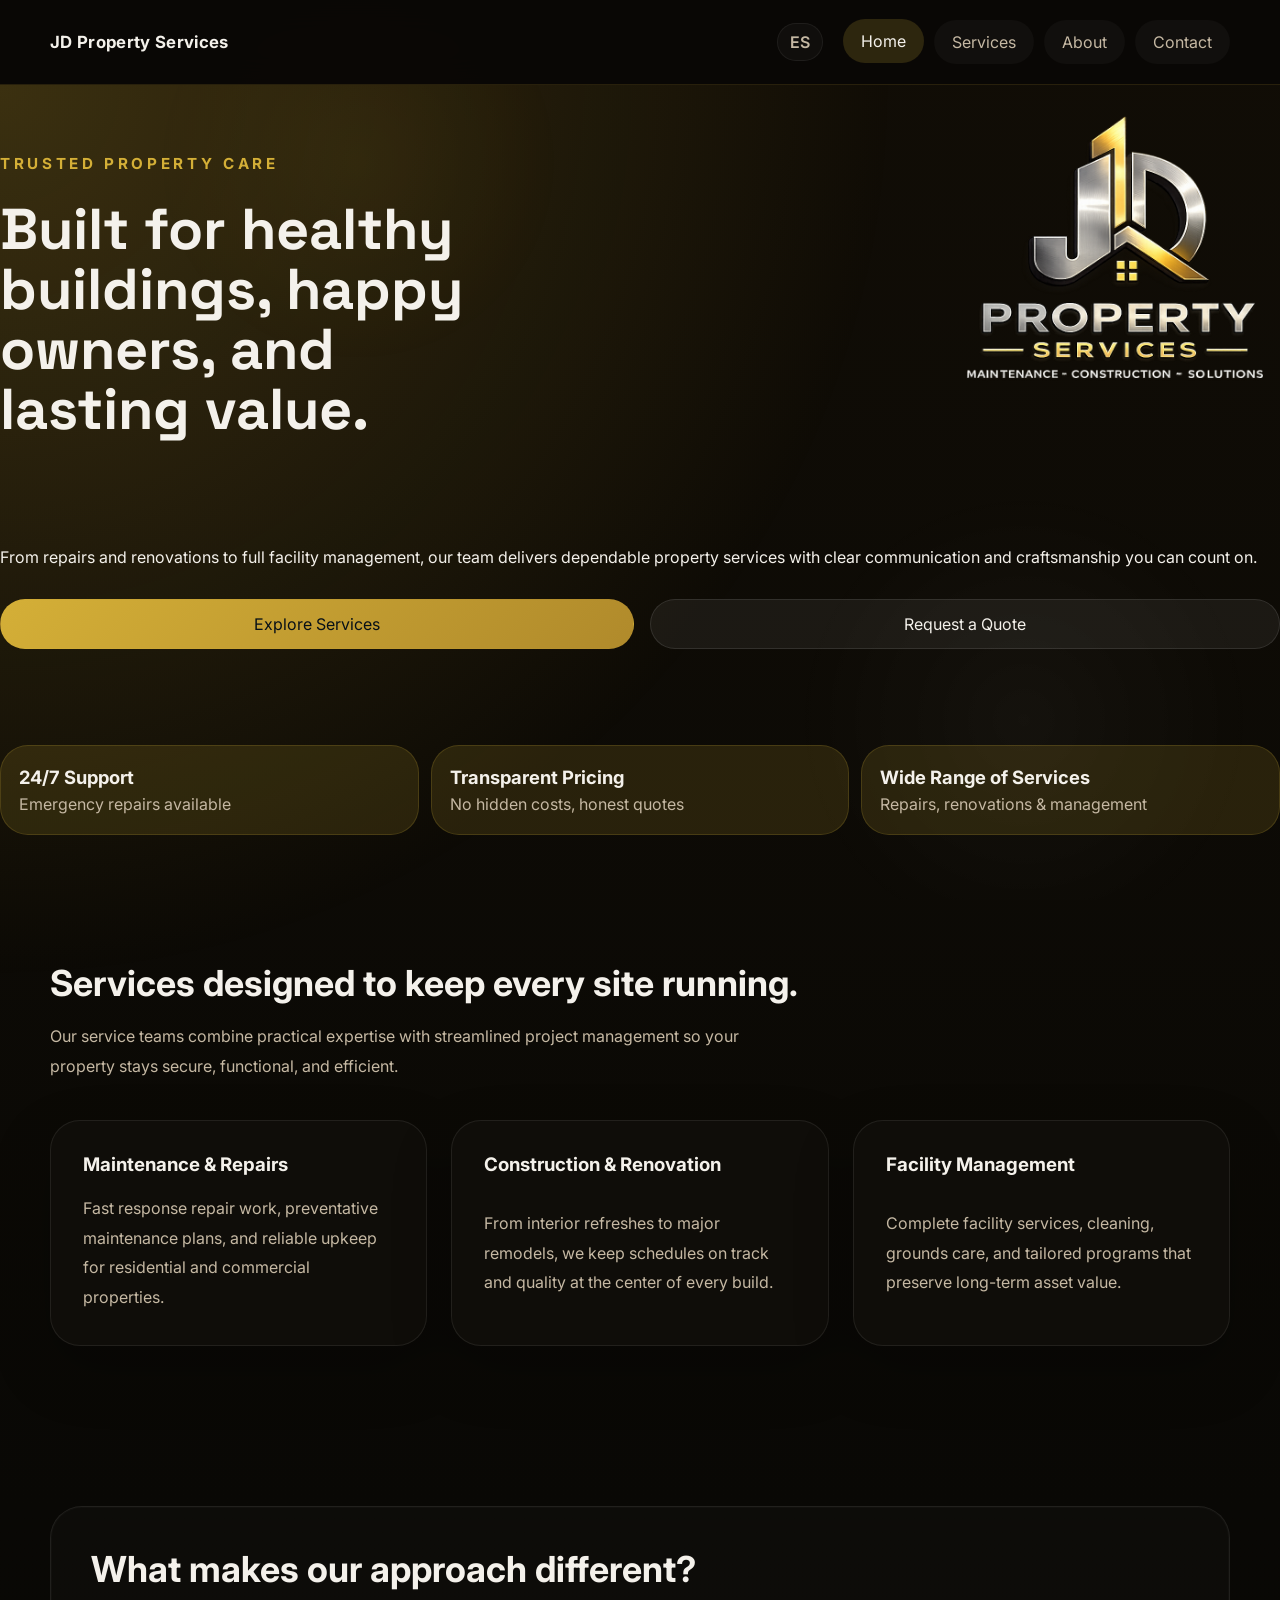
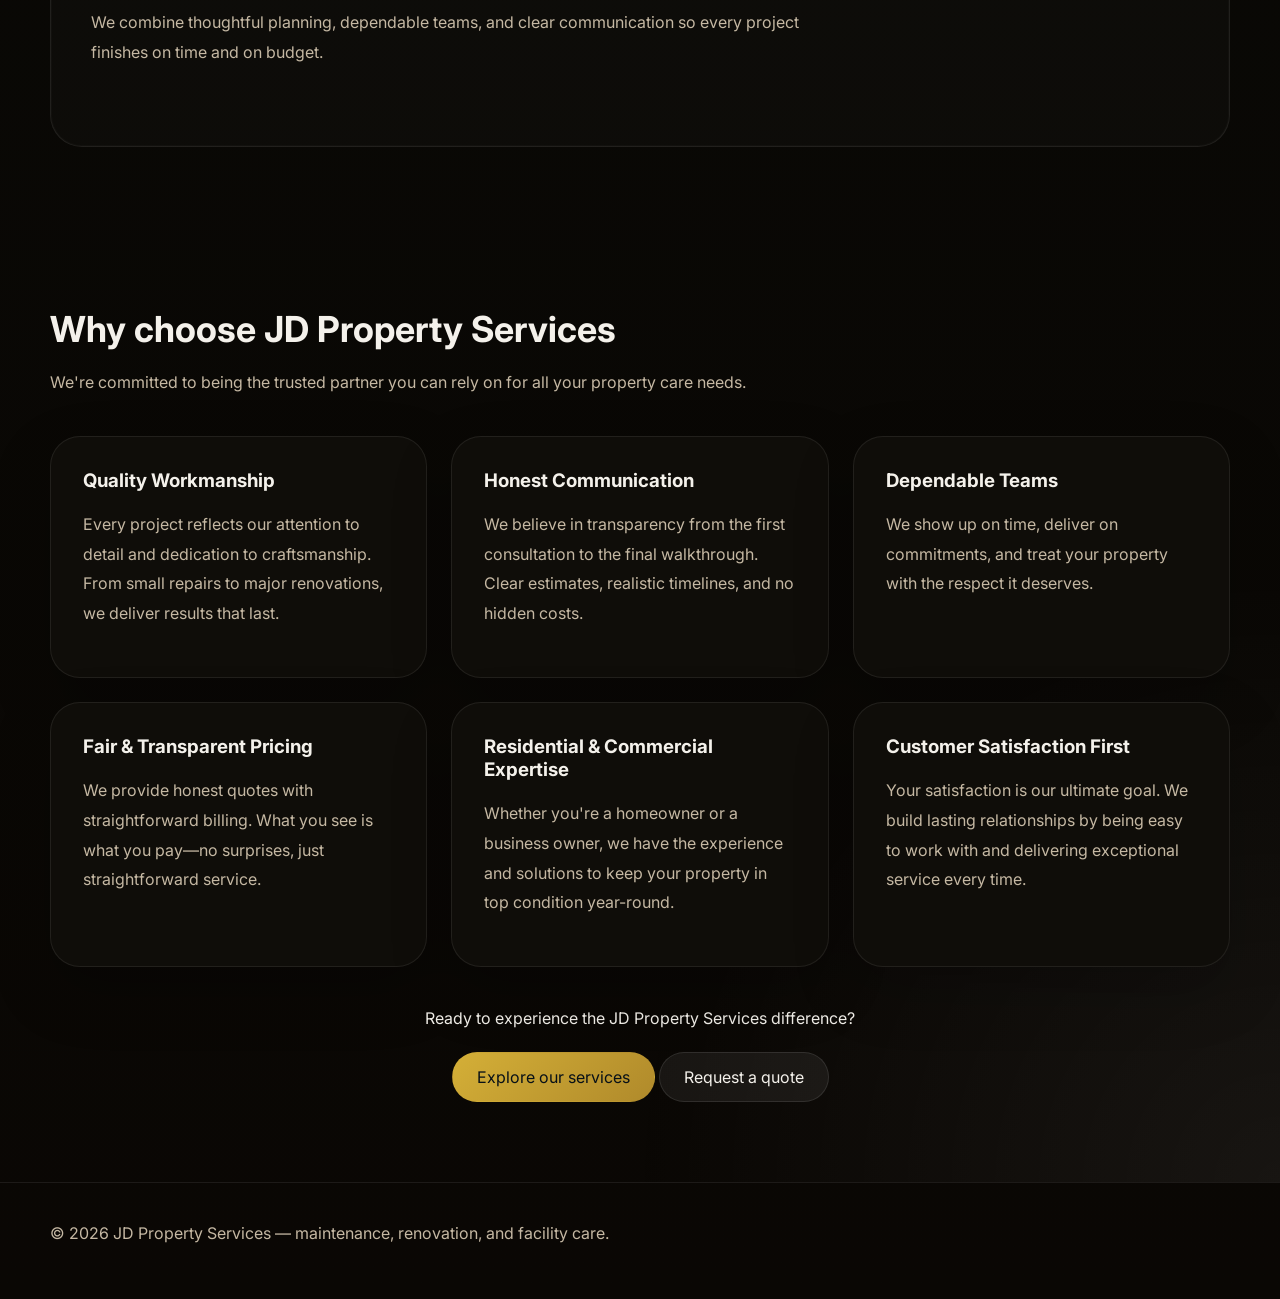
<file: index.html>
<!doctype html>
<html lang="en">
  <head>
    <meta charset="utf-8" />
    <meta name="viewport" content="width=device-width,initial-scale=1" />
    <meta name="theme-color" content="#090805" />
    <title>JD Property Services</title>
    <meta name="description" content="Professional property maintenance, construction, and facility management." />
    <link rel="stylesheet" href="css/styles.css">
  </head>
  <body>
    <header class="site-header">
      <div class="container header-inner">
        <a class="brand" href="index.html">JD Property Services</a>
        <button id="langToggle" class="lang-toggle" aria-label="Toggle language">ES</button>
        <button id="navToggle" class="nav-toggle" aria-label="Toggle navigation" aria-expanded="false">☰</button>
        <nav class="site-nav" id="siteNav" aria-label="Primary navigation">
          <ul>
            <li><a href="index.html" class="nav-link">Home</a></li>
            <li><a href="services.html" class="nav-link">Services</a></li>
            <li><a href="about.html" class="nav-link">About</a></li>
            <li><a href="contact.html" class="nav-link">Contact</a></li>
          </ul>
        </nav>
      </div>
    </header>

    <main>
      <section class="hero">
        <div class="container hero-inner">
          <div class="hero-copy">
            <div class="hero-headline">
              <p class="eyebrow">Trusted property care</p>
              <h1>Built for healthy buildings, happy owners, and lasting value.</h1>
            </div>
          </div>

          <div class="hero-visual">
            <img src="Images/Logo.png" alt="JD Property Services" class="hero-logo" />
          </div>

          <div class="hero-body">
            <p class="lead">From repairs and renovations to full facility management, our team delivers dependable property services with clear communication and craftsmanship you can count on.</p>
            <div class="hero-actions">
              <a class="btn primary" href="services.html">Explore Services</a>
              <a class="btn secondary" href="contact.html">Request a Quote</a>
            </div>
          </div>

          <div class="hero-badges">
            <div class="hero-badge">
              <strong>24/7 Support</strong>
              <span>Emergency repairs available</span>
            </div>
            <div class="hero-badge">
              <strong>Transparent Pricing</strong>
              <span>No hidden costs, honest quotes</span>
            </div>
            <div class="hero-badge">
              <strong>Wide Range of Services</strong>
              <span>Repairs, renovations & management</span>
            </div>
          </div>
        </div>
      </section>

      <section class="section" id="services">
        <div class="container">
          <div class="section-intro">
            <h2>Services designed to keep every site running.</h2>
            <p>Our service teams combine practical expertise with streamlined project management so your property stays secure, functional, and efficient.</p>
          </div>

          <div class="grid services-grid">
            <article class="card service-card">
              <h3>Maintenance & Repairs</h3>
              <p>Fast response repair work, preventative maintenance plans, and reliable upkeep for residential and commercial properties.</p>
            </article>
            <article class="card service-card">
              <h3>Construction & Renovation</h3>
              <p>From interior refreshes to major remodels, we keep schedules on track and quality at the center of every build.</p>
            </article>
            <article class="card service-card">
              <h3>Facility Management</h3>
              <p>Complete facility services, cleaning, grounds care, and tailored programs that preserve long-term asset value.</p>
            </article>
          </div>
        </div>
      </section>

      <section class="section">
        <div class="container section-panel">
          <div class="section-intro">
            <h2>What makes our approach different?</h2>
            <p>We combine thoughtful planning, dependable teams, and clear communication so every project finishes on time and on budget.</p>
          </div>
        </div>
      </section>

      <section class="section">
        <div class="container">
          <div class="section-intro">
            <h2>Why choose JD Property Services</h2>
            <p>We're committed to being the trusted partner you can rely on for all your property care needs.</p>
          </div>

          <div class="grid grid-3">
            <article class="card">
              <h3>Quality Workmanship</h3>
              <p>Every project reflects our attention to detail and dedication to craftsmanship. From small repairs to major renovations, we deliver results that last.</p>
            </article>
            <article class="card">
              <h3>Honest Communication</h3>
              <p>We believe in transparency from the first consultation to the final walkthrough. Clear estimates, realistic timelines, and no hidden costs.</p>
            </article>
            <article class="card">
              <h3>Dependable Teams</h3>
              <p>We show up on time, deliver on commitments, and treat your property with the respect it deserves.</p>
            </article>
            <article class="card">
              <h3>Fair & Transparent Pricing</h3>
              <p>We provide honest quotes with straightforward billing. What you see is what you pay—no surprises, just straightforward service.</p>
            </article>
            <article class="card">
              <h3>Residential & Commercial Expertise</h3>
              <p>Whether you're a homeowner or a business owner, we have the experience and solutions to keep your property in top condition year-round.</p>
            </article>
            <article class="card">
              <h3>Customer Satisfaction First</h3>
              <p>Your satisfaction is our ultimate goal. We build lasting relationships by being easy to work with and delivering exceptional service every time.</p>
            </article>
          </div>

          <div style="text-align: center; margin-top: 2.6rem;">
            <p style="margin-bottom: 1.5rem;">Ready to experience the JD Property Services difference?</p>
            <a class="btn primary" href="services.html">Explore our services</a>
            <a class="btn secondary" href="contact.html">Request a quote</a>
          </div>
        </div>
      </section>
    </main>

    <footer class="site-footer">
      <div class="container">
        <p>&copy; <span id="year"></span> JD Property Services — maintenance, renovation, and facility care.</p>
      </div>
    </footer>

    <script src="js/main.js" defer></script>
  </body>
</html>
</file>
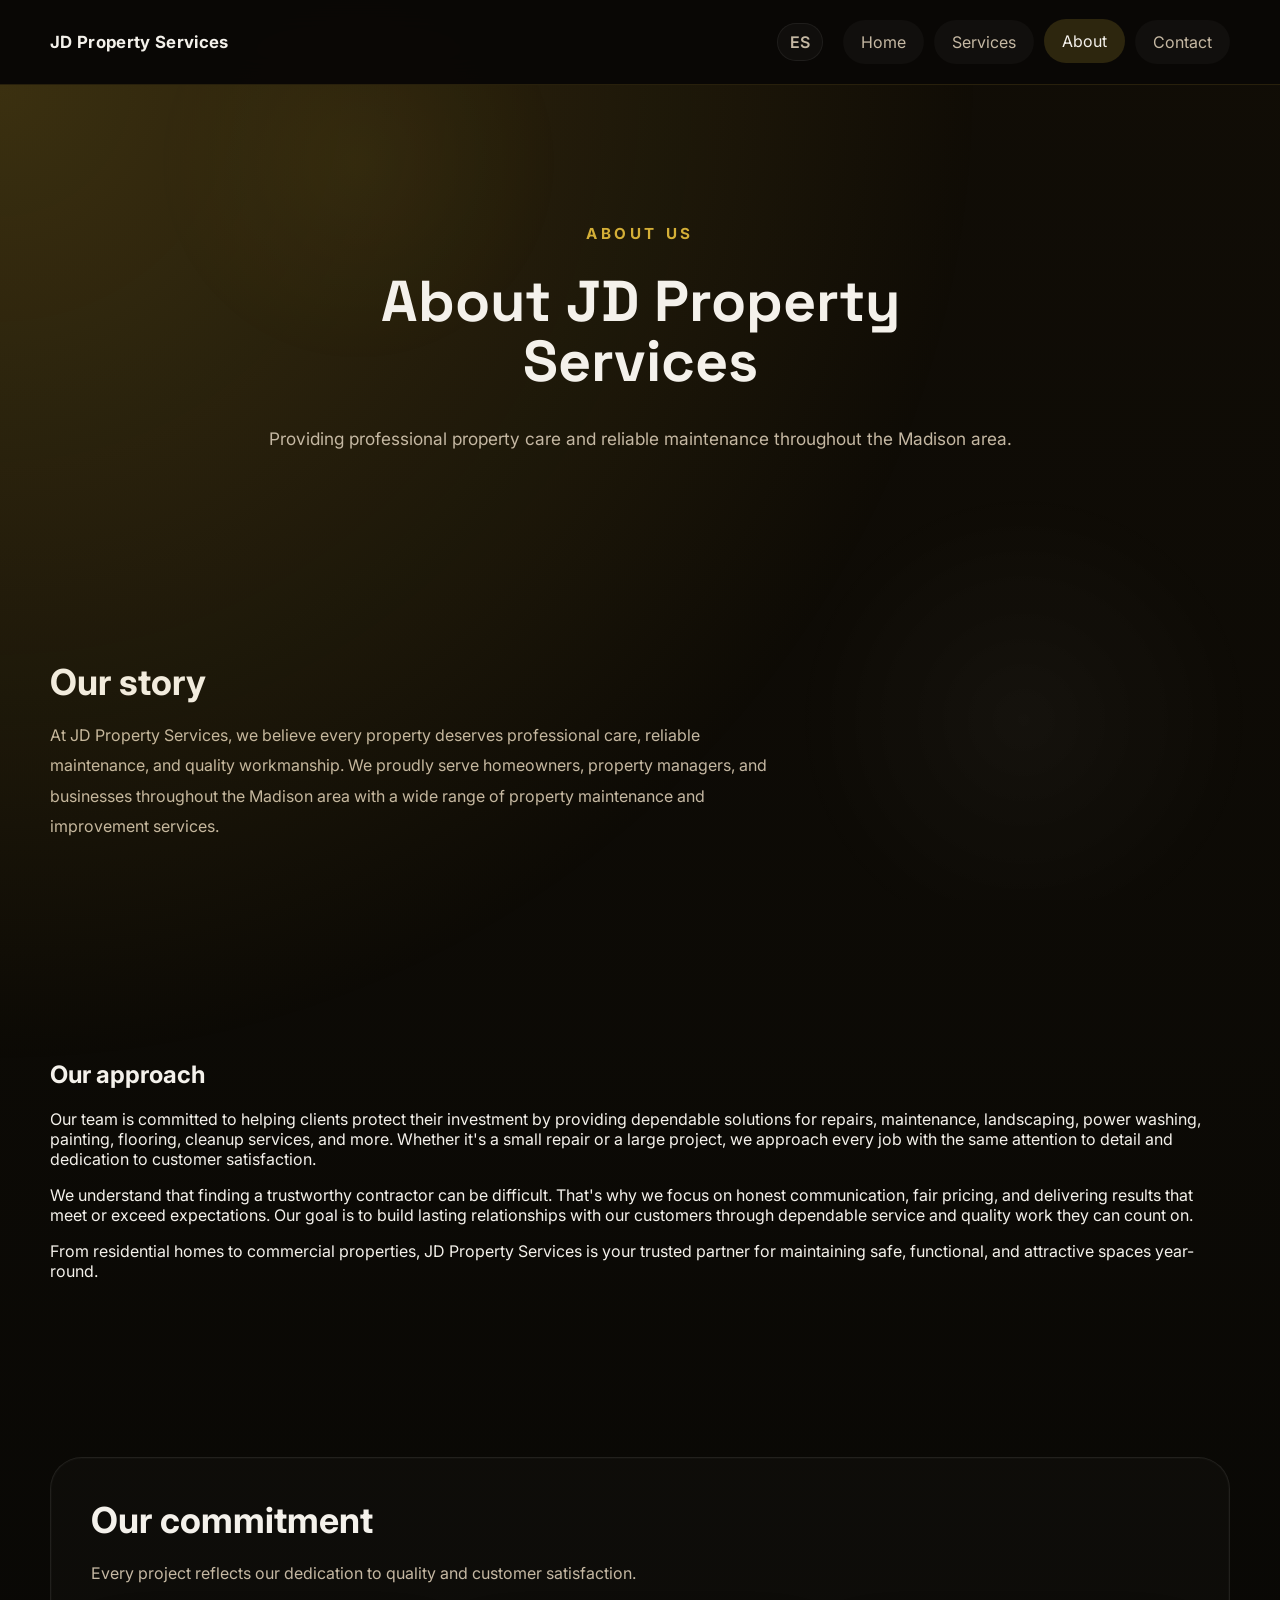
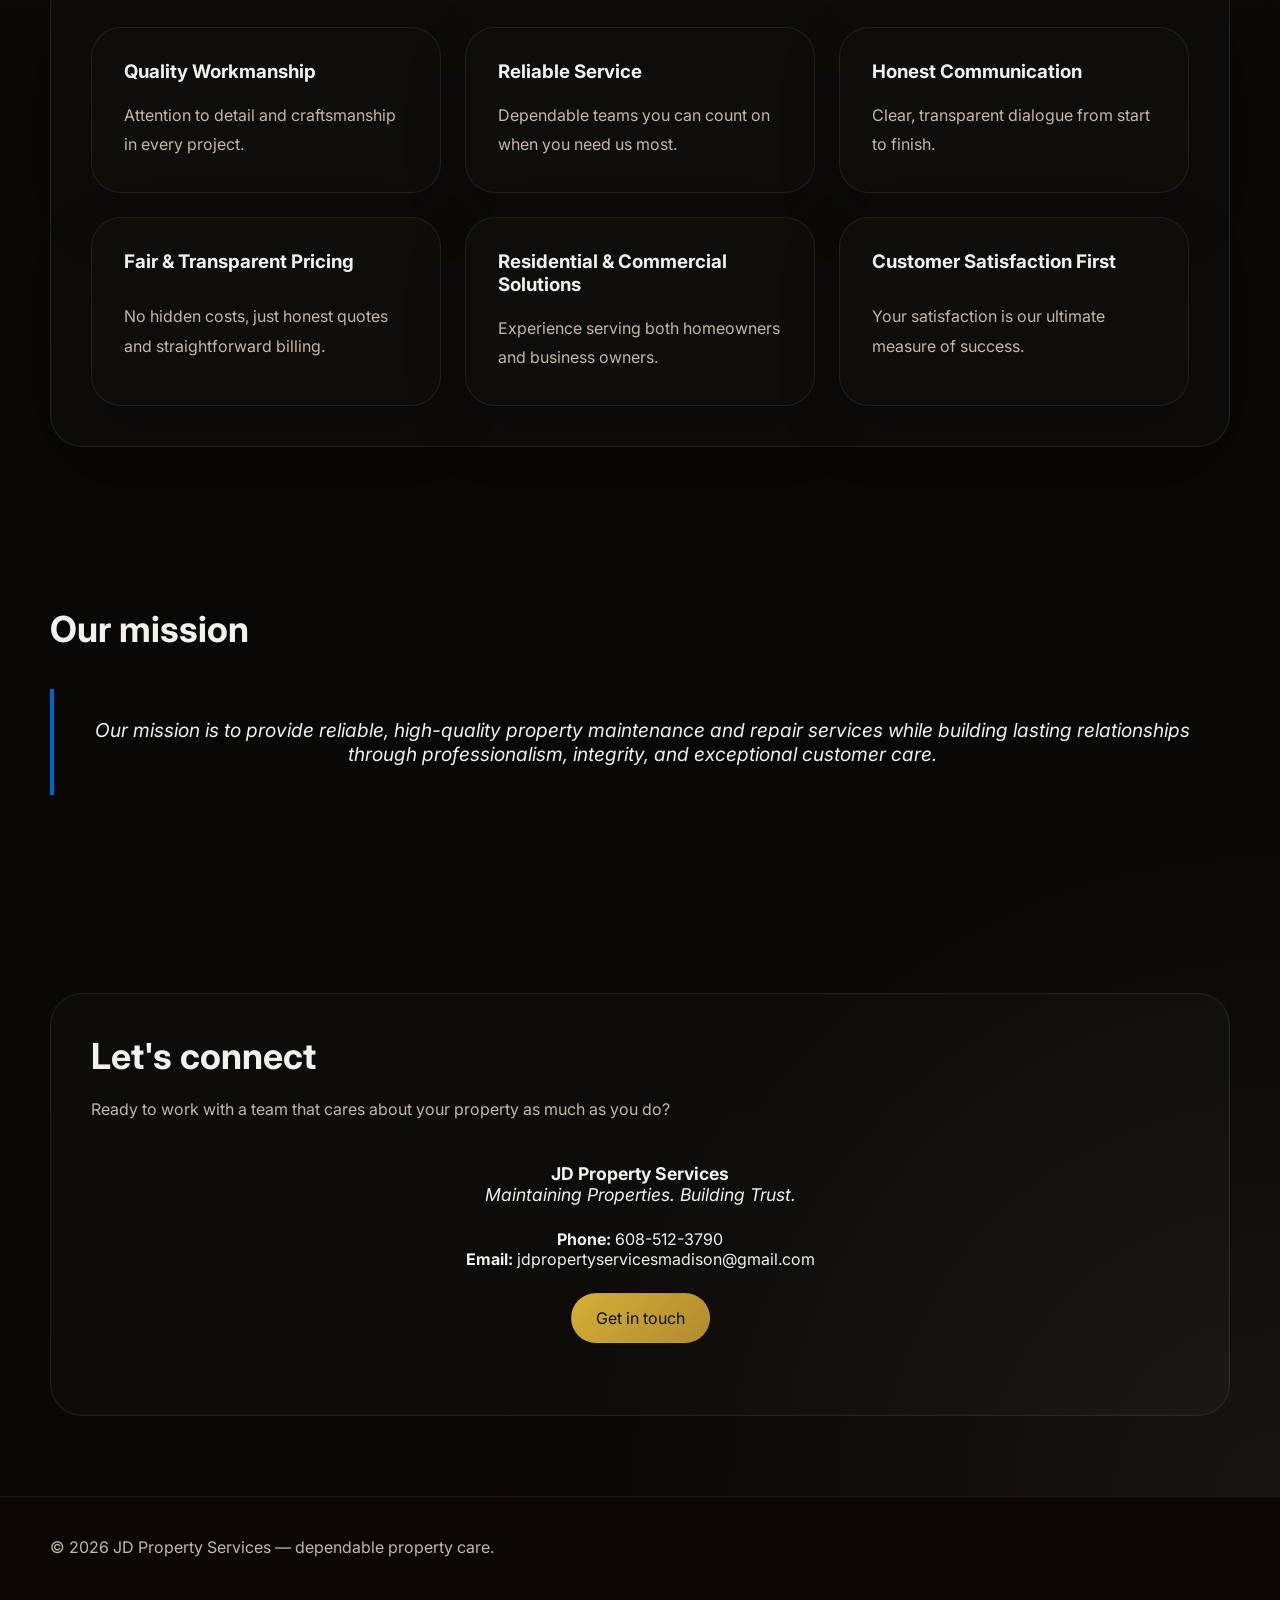
<file: about.html>
<!doctype html>
<html lang="en">
  <head>
    <meta charset="utf-8" />
    <meta name="viewport" content="width=device-width,initial-scale=1" />
    <meta name="theme-color" content="#090805" />
    <title>About Us - JD Property Services</title>
    <meta name="description" content="Learn about JD Property Services and our commitment to quality property care." />
    <link rel="stylesheet" href="css/styles.css">
  </head>
  <body>
    <header class="site-header">
      <div class="container header-inner">
        <a class="brand" href="index.html">JD Property Services</a>
        <button id="langToggle" class="lang-toggle" aria-label="Toggle language">ES</button>
        <button id="navToggle" class="nav-toggle" aria-label="Toggle navigation" aria-expanded="false">☰</button>
        <nav class="site-nav" id="siteNav" aria-label="Primary navigation">
          <ul>
            <li><a href="index.html" class="nav-link">Home</a></li>
            <li><a href="services.html" class="nav-link">Services</a></li>
            <li><a href="about.html" class="nav-link">About</a></li>
            <li><a href="contact.html" class="nav-link">Contact</a></li>
          </ul>
        </nav>
      </div>
    </header>

    <main>
      <section class="hero hero-simple">
        <div class="container hero-inner">
          <div class="hero-copy">
            <p class="eyebrow">About us</p>
            <h1>About JD Property Services</h1>
            <p class="lead">Providing professional property care and reliable maintenance throughout the Madison area.</p>
          </div>
        </div>
      </section>

      <section class="section">
        <div class="container">
          <div class="section-intro">
            <h2>Our story</h2>
            <p>At JD Property Services, we believe every property deserves professional care, reliable maintenance, and quality workmanship. We proudly serve homeowners, property managers, and businesses throughout the Madison area with a wide range of property maintenance and improvement services.</p>
          </div>
        </div>
      </section>

      <section class="section">
        <div class="container">
          <h2>Our approach</h2>
          <p>Our team is committed to helping clients protect their investment by providing dependable solutions for repairs, maintenance, landscaping, power washing, painting, flooring, cleanup services, and more. Whether it's a small repair or a large project, we approach every job with the same attention to detail and dedication to customer satisfaction.</p>
          <p>We understand that finding a trustworthy contractor can be difficult. That's why we focus on honest communication, fair pricing, and delivering results that meet or exceed expectations. Our goal is to build lasting relationships with our customers through dependable service and quality work they can count on.</p>
          <p>From residential homes to commercial properties, JD Property Services is your trusted partner for maintaining safe, functional, and attractive spaces year-round.</p>
        </div>
      </section>

      <section class="section">
        <div class="container section-panel">
          <div class="section-intro">
            <h2>Our commitment</h2>
            <p>Every project reflects our dedication to quality and customer satisfaction.</p>
          </div>

          <div class="grid services-grid">
            <article class="card service-card">
              <h3>Quality Workmanship</h3>
              <p>Attention to detail and craftsmanship in every project.</p>
            </article>
            <article class="card service-card">
              <h3>Reliable Service</h3>
              <p>Dependable teams you can count on when you need us most.</p>
            </article>
            <article class="card service-card">
              <h3>Honest Communication</h3>
              <p>Clear, transparent dialogue from start to finish.</p>
            </article>
            <article class="card service-card">
              <h3>Fair & Transparent Pricing</h3>
              <p>No hidden costs, just honest quotes and straightforward billing.</p>
            </article>
            <article class="card service-card">
              <h3>Residential & Commercial Solutions</h3>
              <p>Experience serving both homeowners and business owners.</p>
            </article>
            <article class="card service-card">
              <h3>Customer Satisfaction First</h3>
              <p>Your satisfaction is our ultimate measure of success.</p>
            </article>
          </div>
        </div>
      </section>

      <section class="section">
        <div class="container">
          <div class="section-intro">
            <h2>Our mission</h2>
            <blockquote style="font-size: 1.2em; font-style: italic; text-align: center; margin: 2em 0; padding: 1.5em; border-left: 4px solid #0066cc;">
              Our mission is to provide reliable, high-quality property maintenance and repair services while building lasting relationships through professionalism, integrity, and exceptional customer care.
            </blockquote>
          </div>
        </div>
      </section>

      <section class="section">
        <div class="container section-panel">
          <div class="section-intro">
            <h2>Let's connect</h2>
            <p>Ready to work with a team that cares about your property as much as you do?</p>
          </div>

          <div style="text-align: center; margin: 2em 0;">
            <p style="font-size: 1.1em; margin: 1em 0;">
              <strong>JD Property Services</strong><br>
              <em>Maintaining Properties. Building Trust.</em>
            </p>
            <p style="margin: 1.5em 0;">
              <strong>Phone:</strong> 608-512-3790<br>
              <strong>Email:</strong> jdpropertyservicesmadison@gmail.com
            </p>
            <p><a class="btn primary" href="contact.html">Get in touch</a></p>
          </div>
        </div>
      </section>
    </main>

    <footer class="site-footer">
      <div class="container">
        <p>&copy; <span id="year"></span> JD Property Services — dependable property care.</p>
      </div>
    </footer>

    <script src="js/main.js" defer></script>
  </body>
</html>
</file>
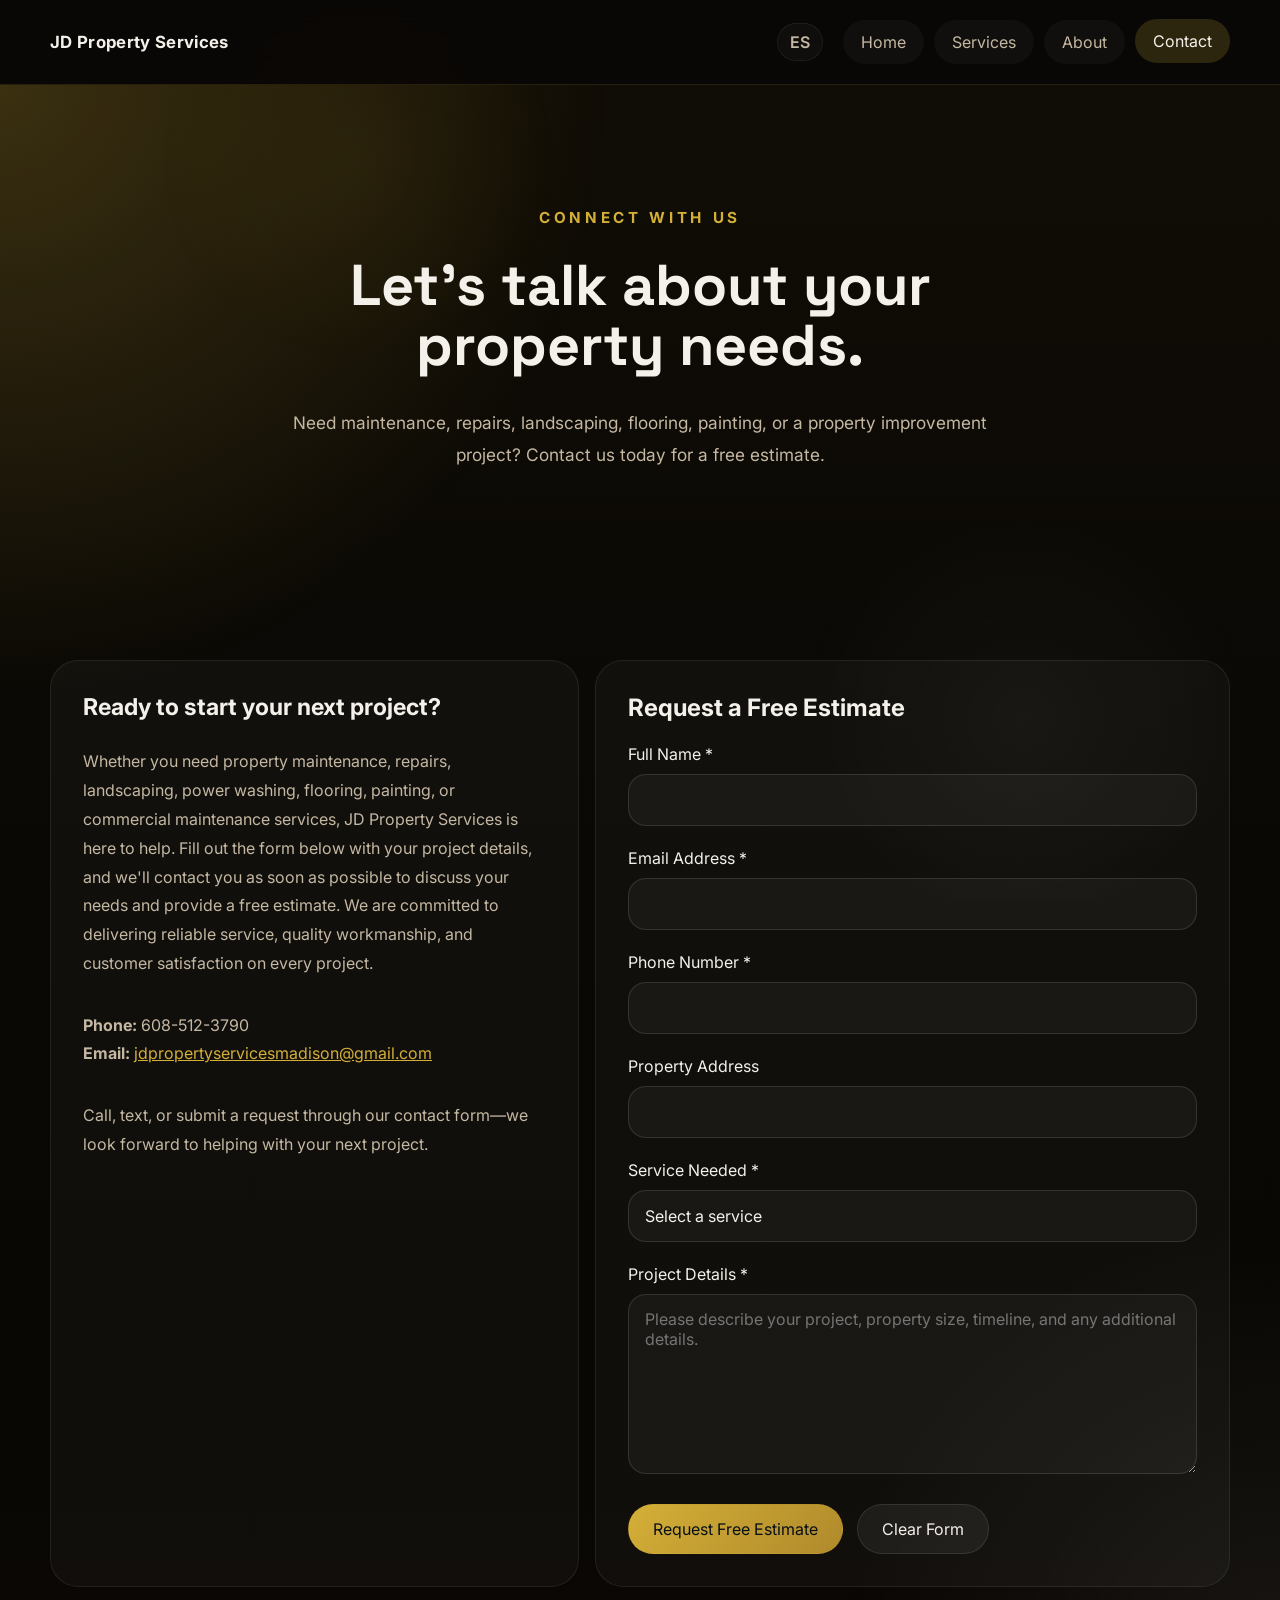
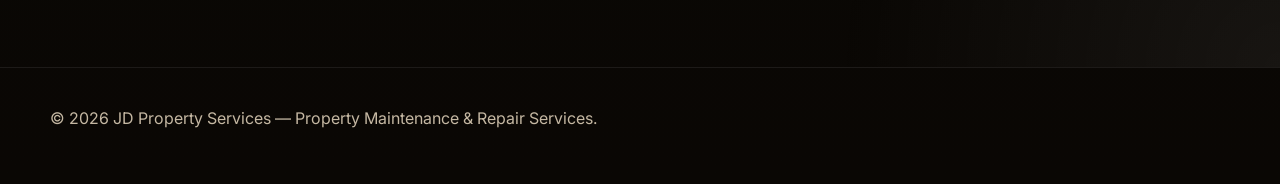
<file: contact.html>
<!doctype html>
<html lang="en">
<head>
  <meta charset="utf-8" />
  <meta name="viewport" content="width=device-width,initial-scale=1" />
  <meta name="theme-color" content="#090805" />
  <title>Contact - JD Property Services</title>
  <meta name="description" content="Contact JD Property Services for estimates, maintenance, repairs, landscaping, and property improvement services." />
  <link rel="stylesheet" href="css/styles.css">
</head>

<body>
  <header class="site-header">
    <div class="container header-inner">
      <a class="brand" href="index.html">JD Property Services</a>
      <button id="langToggle" class="lang-toggle" aria-label="Toggle language">ES</button>
      <button id="navToggle" class="nav-toggle" aria-label="Toggle navigation" aria-expanded="false">
        ☰
      </button>


      <nav class="site-nav" id="siteNav" aria-label="Primary navigation">
        <ul>
          <li><a href="index.html" class="nav-link">Home</a></li>
          <li><a href="services.html" class="nav-link">Services</a></li>
          <li><a href="about.html" class="nav-link">About</a></li>
          <li><a href="contact.html" class="nav-link">Contact</a></li>
        </ul>
      </nav>
    </div>
  </header>

  <main>

    <section class="hero hero-simple">
      <div class="container hero-inner">
        <div class="hero-copy">
          <p class="eyebrow">Connect with us</p>
          <h1>Let's talk about your property needs.</h1>
          <p class="lead">
            Need maintenance, repairs, landscaping, flooring, painting, or a property improvement project?
            Contact us today for a free estimate.
          </p>
        </div>
      </div>
    </section>

    <section class="section">
      <div class="container contact-layout">

        <aside class="contact-panel">
          <h2>Ready to start your next project?</h2>

          <p>Whether you need property maintenance, repairs, landscaping, power washing, flooring, painting, or commercial maintenance services, JD Property Services is here to help. Fill out the form below with your project details, and we'll contact you as soon as possible to discuss your needs and provide a free estimate. We are committed to delivering reliable service, quality workmanship, and customer satisfaction on every project.</p>

          <p><strong>Phone:</strong> 608-512-3790<br>
          <strong>Email:</strong> <a href="mailto:jdpropertyservicesmadison@gmail.com">jdpropertyservicesmadison@gmail.com</a></p>

          <p>Call, text, or submit a request through our contact form—we look forward to helping with your next project.</p>
        </aside>

        <section class="contact-form-wrapper">
          <h2>Request a Free Estimate</h2>

          <form id="contactForm" class="contact-form">
            <div id="successMessage" class="success-message"></div>

            <input type="hidden" name="_subject" value="New Quote Request - JD Property Services">
            <input type="hidden" name="_captcha" value="false">
            <input type="hidden" name="_template" value="table">

            <input type="hidden" name="_subject" value="New Quote Request - JD Property Services">
            <input type="hidden" name="_captcha" value="false">
            <input type="hidden" name="_template" value="table">

            <label for="name">Full Name *</label>
            <input id="name" name="name" type="text" required>

            <label for="email">Email Address *</label>
            <input id="email" name="email" type="email" required>

            <label for="phone">Phone Number *</label>
            <input id="phone" name="phone" type="tel" required>

            <label for="address">Property Address</label>
            <input id="address" name="address" type="text">

            <label for="service">Service Needed *</label>
            <select id="service" name="service" required>
              <option value="">Select a service</option>
              <option>Power Washing</option>
              <option>Deck Maintenance</option>
              <option>Lawn Care & Landscaping</option>
              <option>Debris Removal & Cleanup</option>
              <option>Snow Removal</option>
              <option>Drywall Repair</option>
              <option>Painting & Repairs</option>
              <option>Carpentry Repairs</option>
              <option>Flooring</option>
              <option>Office & Restaurant Maintenance</option>
              <option>Other</option>
            </select>

            <label for="message">Project Details *</label>
            <textarea
              id="message"
              name="message"
              rows="6"
              placeholder="Please describe your project, property size, timeline, and any additional details."
              required
            ></textarea>

            <div class="form-actions">
              <button class="btn primary" type="submit">
                Request Free Estimate
              </button>

              <button class="btn secondary" type="reset">
                Clear Form
              </button>
            </div>

          </form>
        </section>

      </div>
    </section>

  </main>

  <footer class="site-footer">
    <div class="container">
      <p>&copy; <span id="year"></span> JD Property Services — Property Maintenance & Repair Services.</p>
    </div>
  </footer>

  <script src="js/main.js" defer></script>

</body>
</html>
</file>
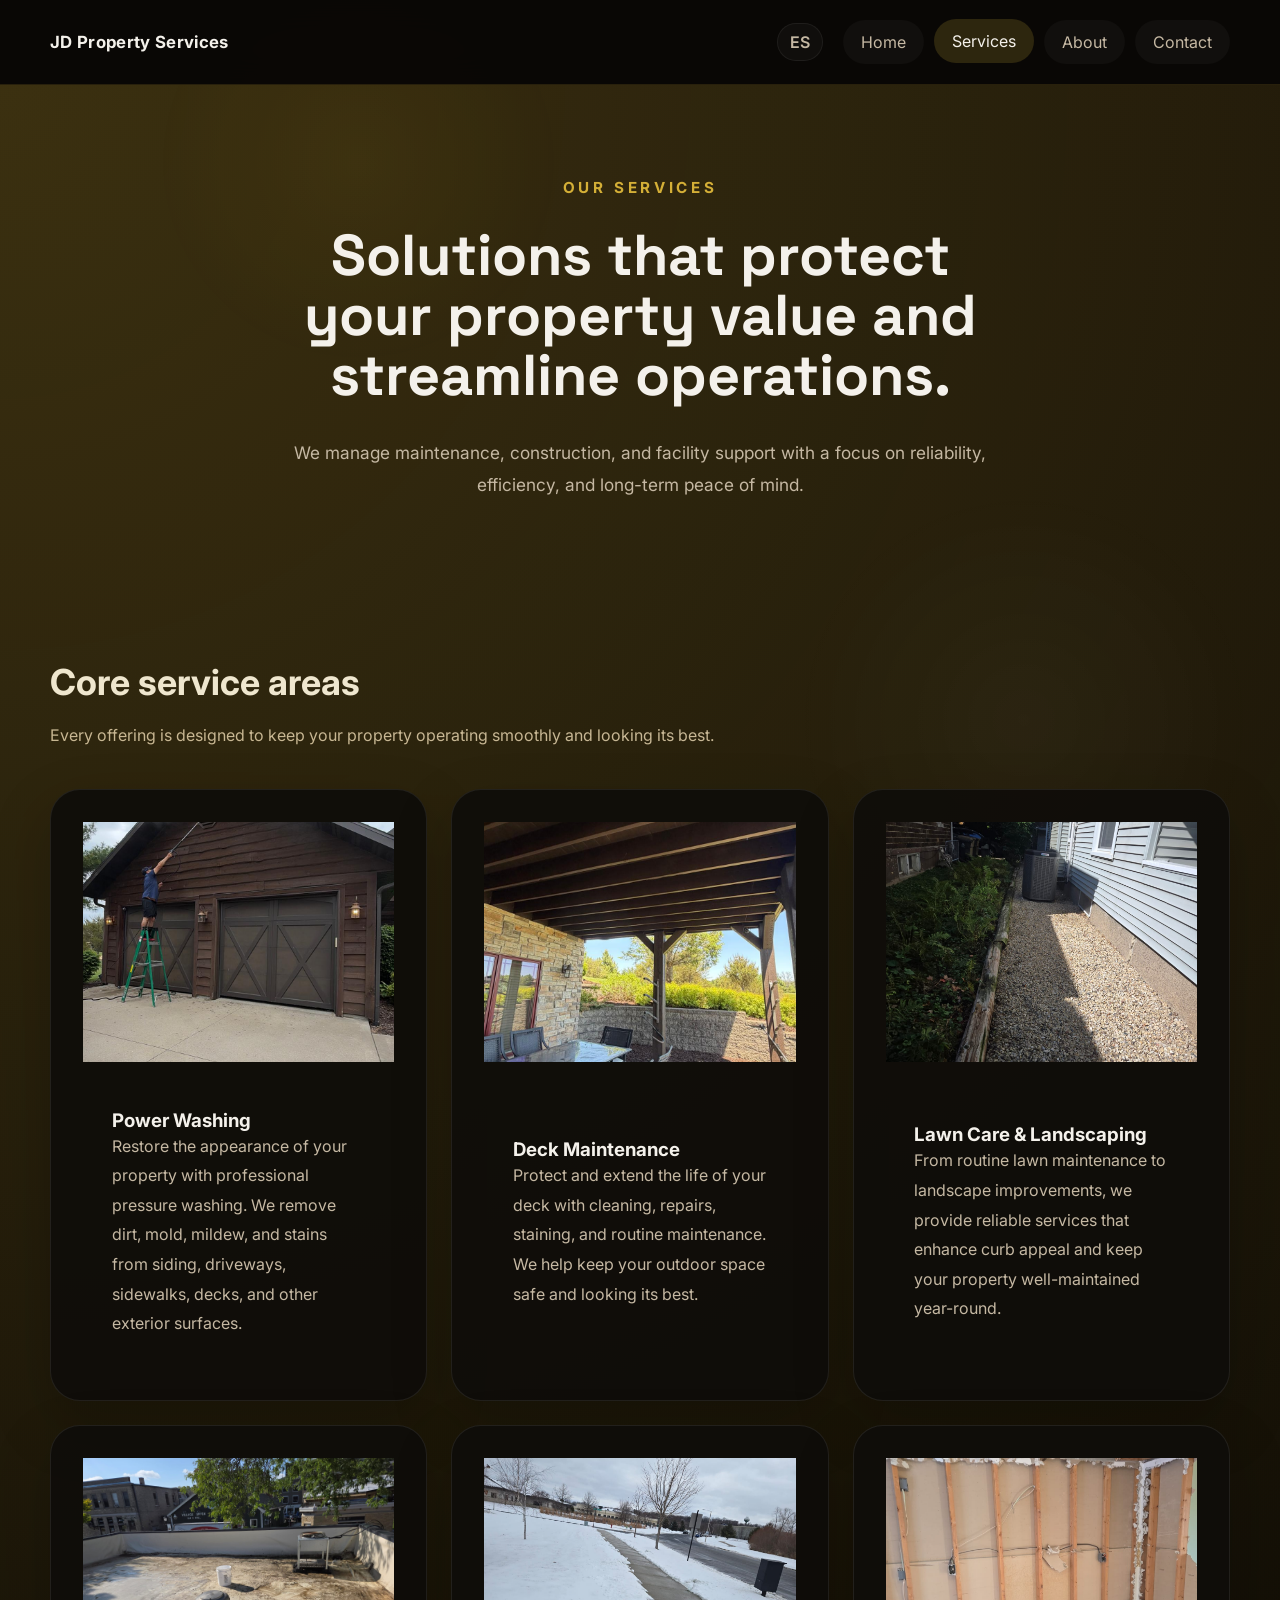
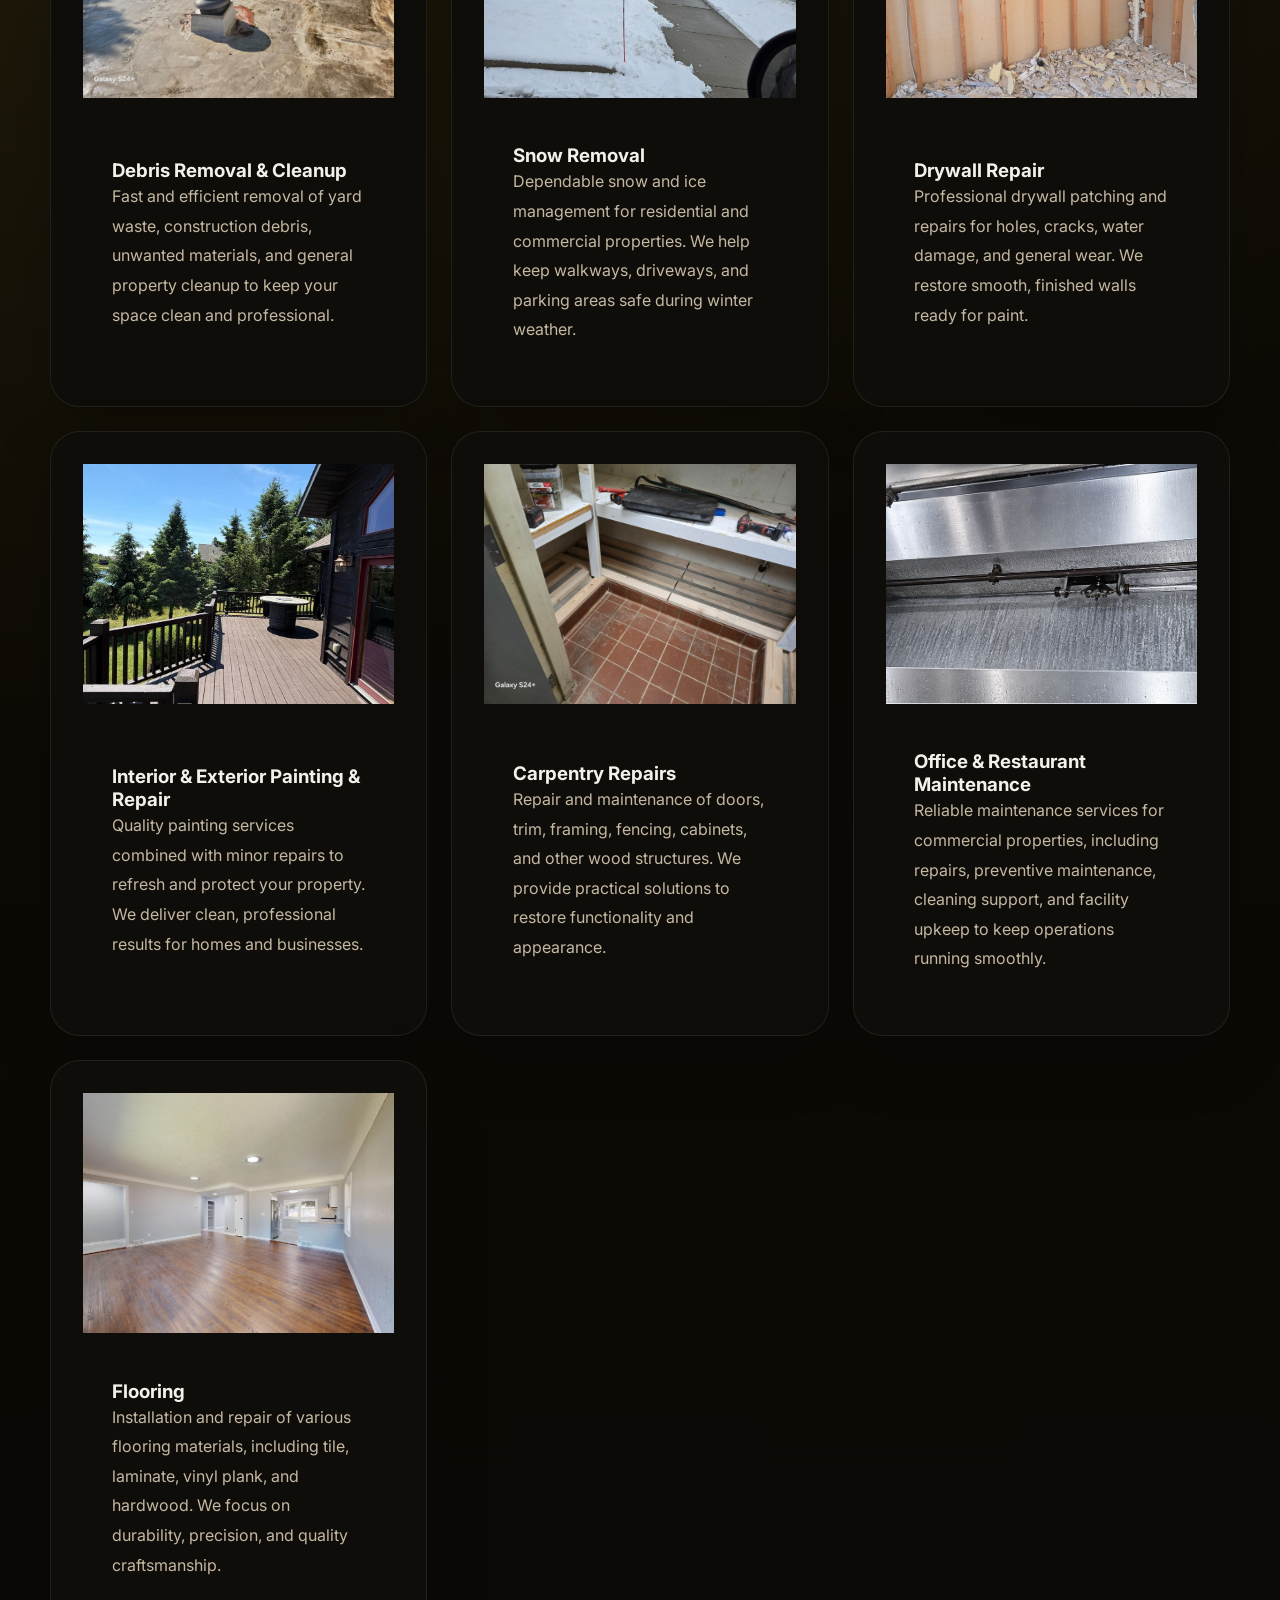
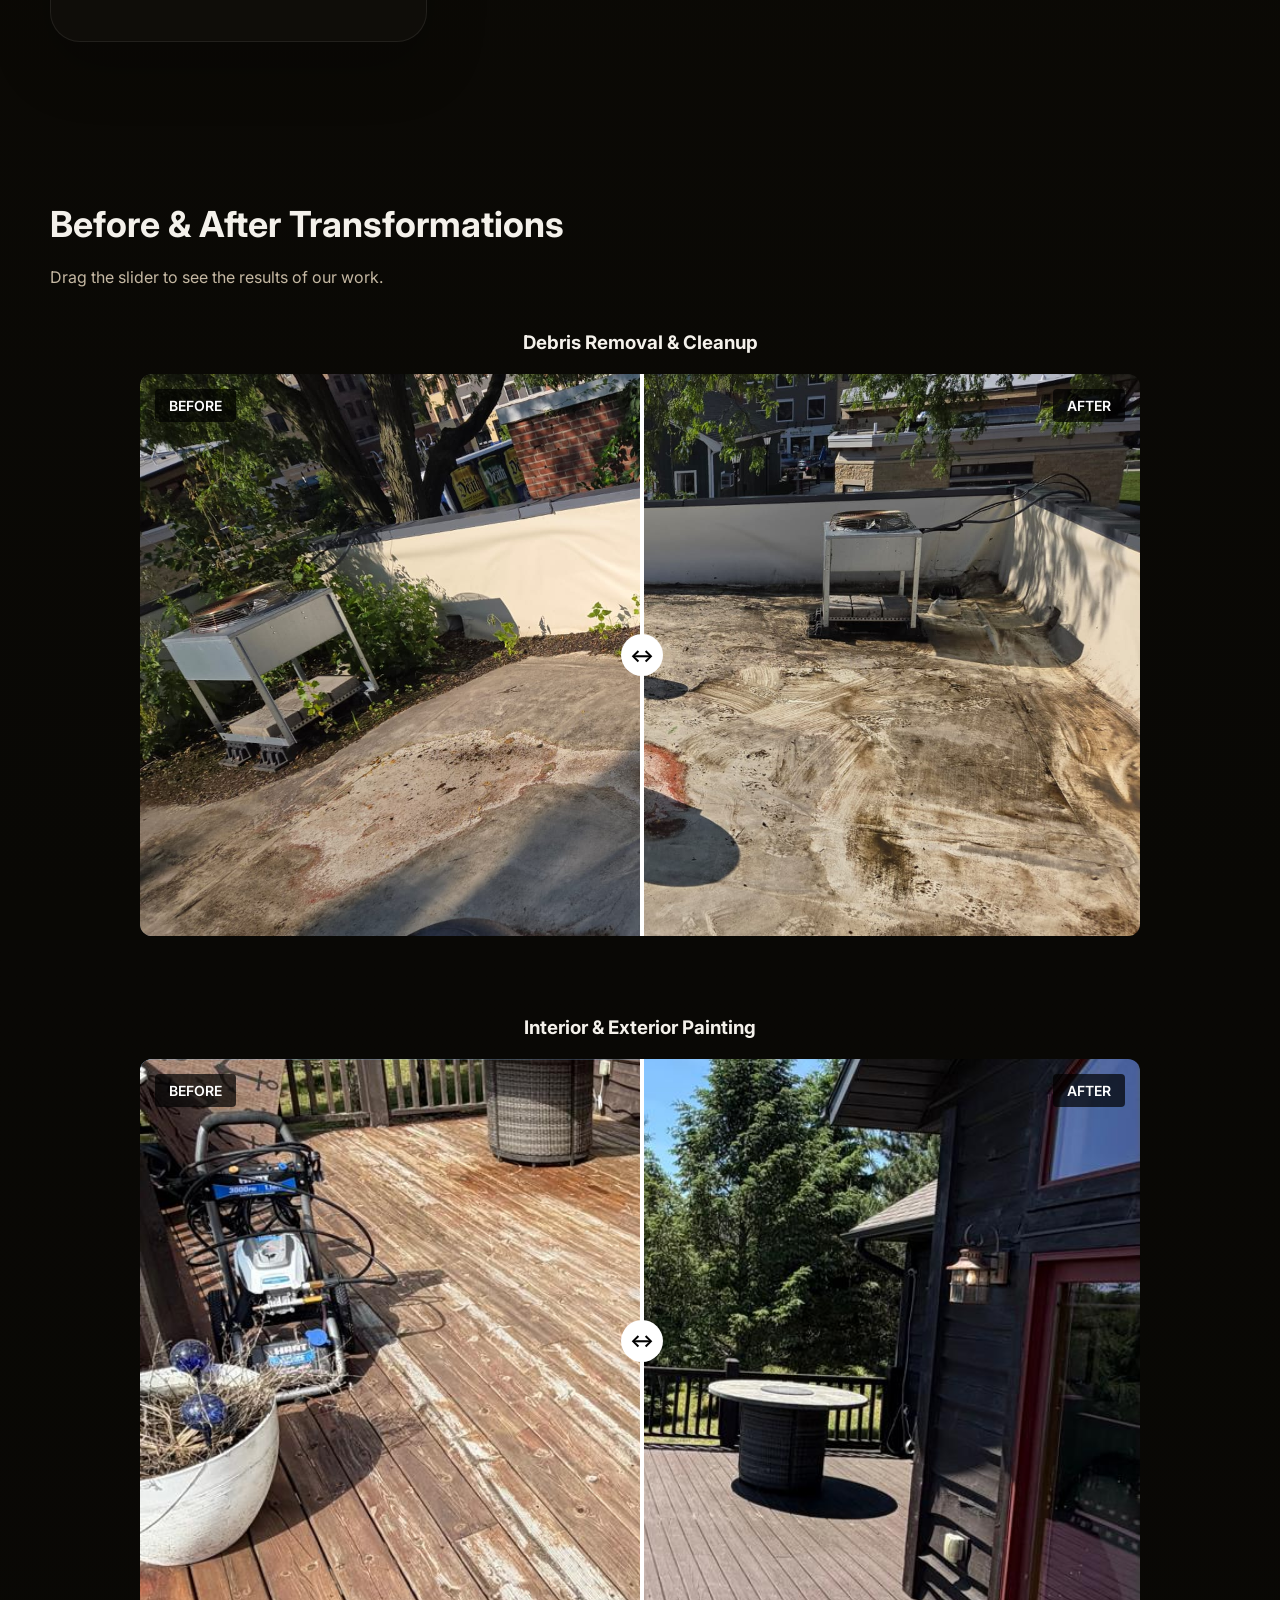
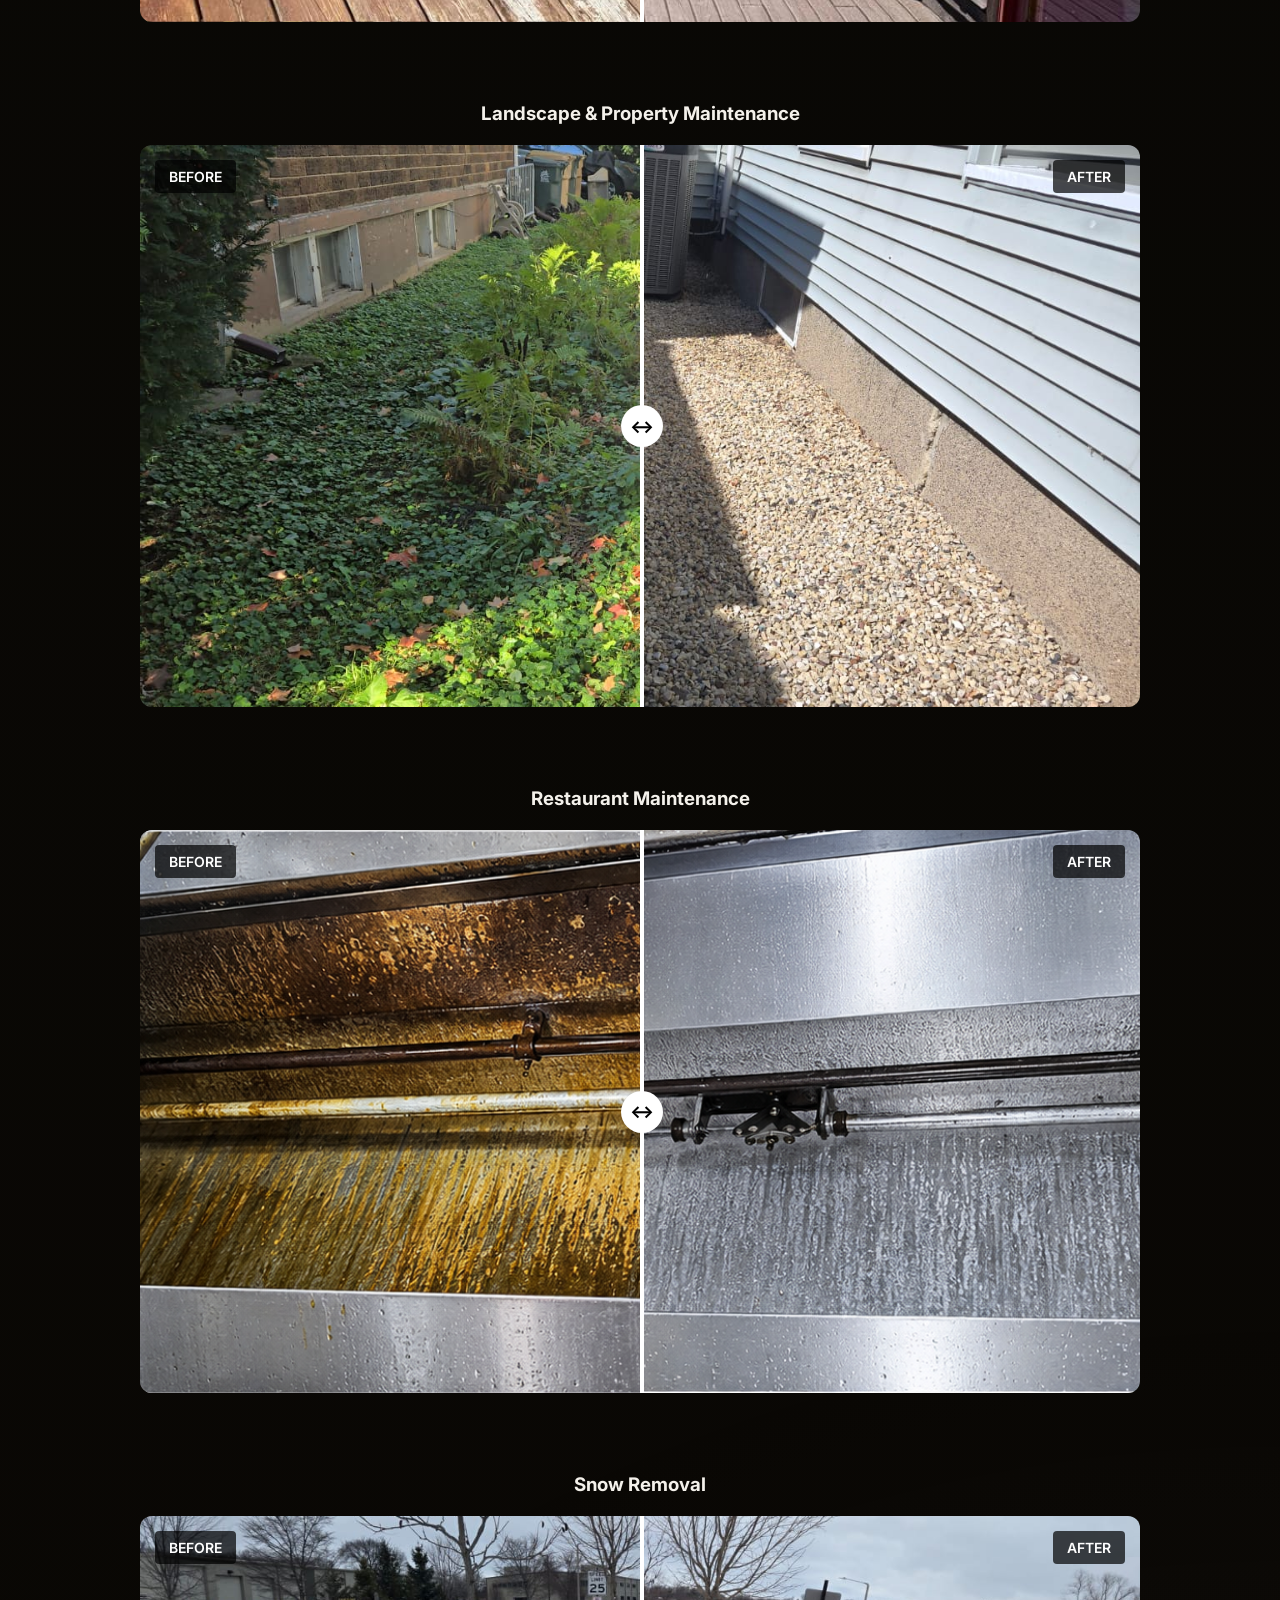
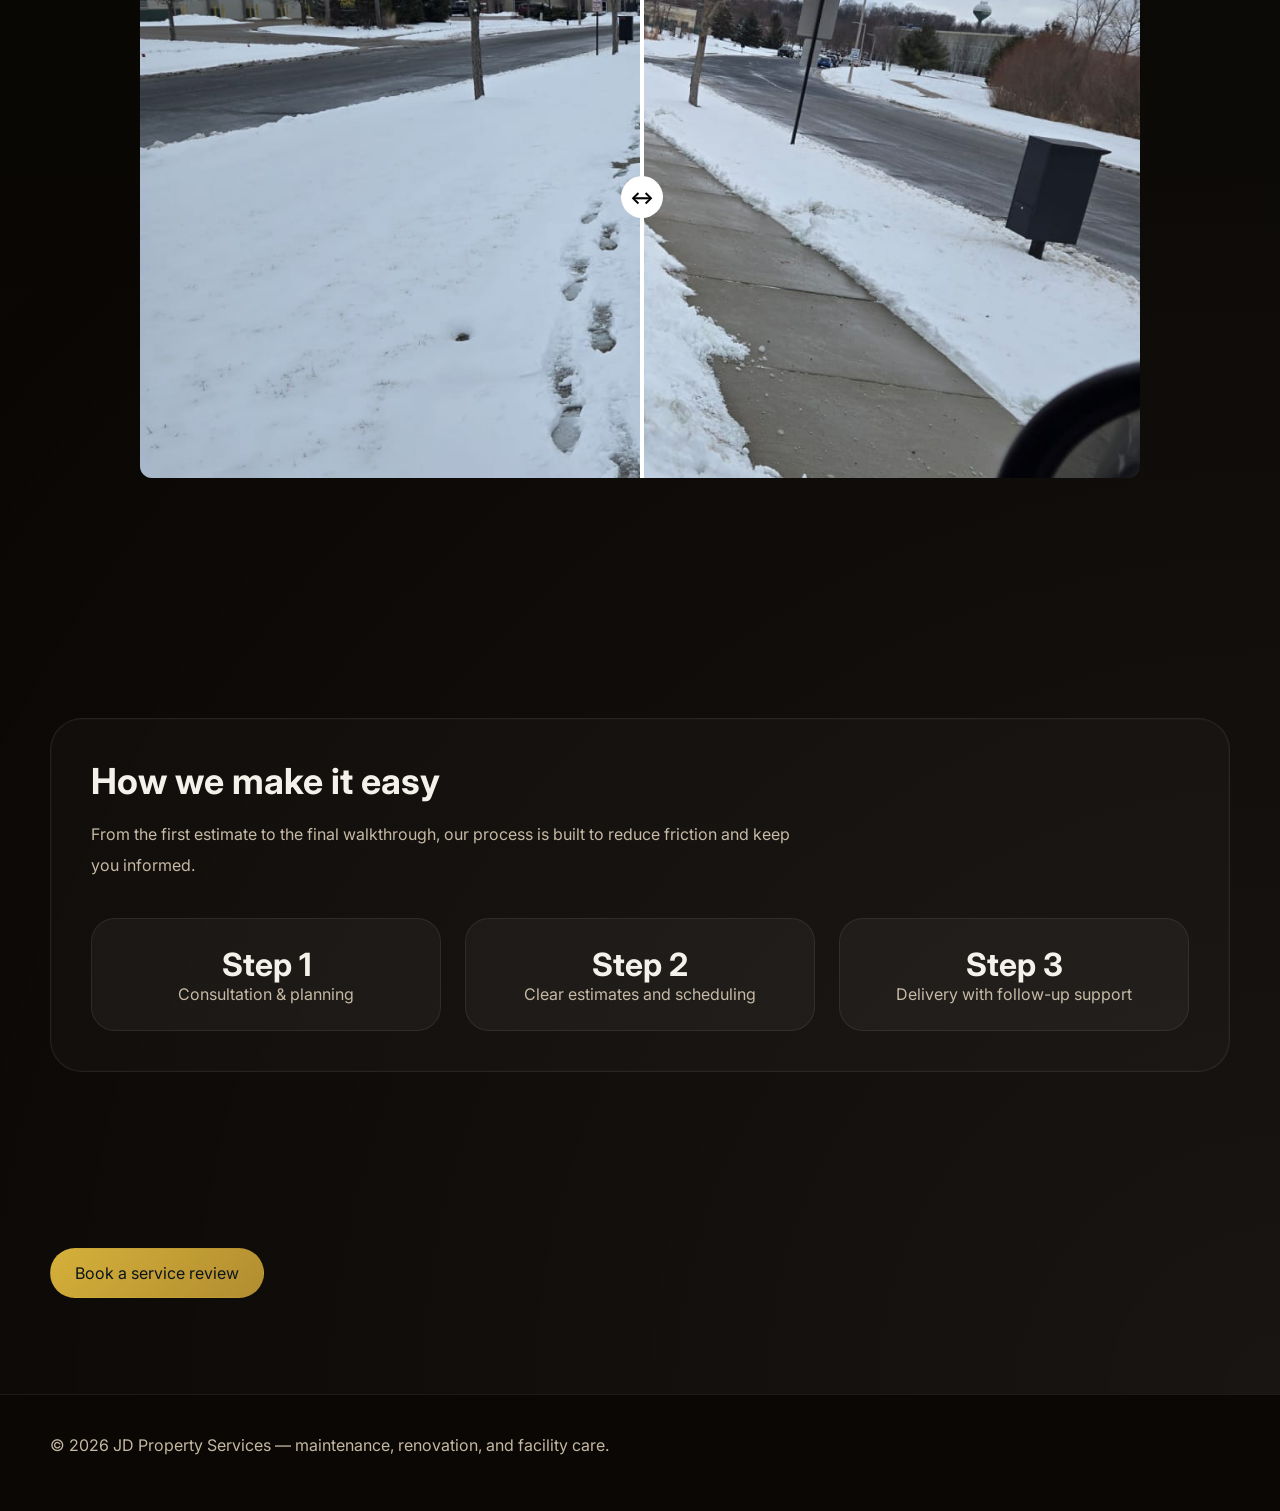
<file: services.html>
<!doctype html>
<html lang="en">
  <head>
    <meta charset="utf-8" />
    <meta name="viewport" content="width=device-width,initial-scale=1" />
    <meta name="theme-color" content="#090805" />
    <title>Services - JD Property Services</title>
    <meta name="description" content="Professional property maintenance, construction, and facility management services." />
    <link rel="stylesheet" href="css/styles.css">
  </head>
  <body>
    <header class="site-header">
      <div class="container header-inner">
        <a class="brand" href="index.html">JD Property Services</a>
        <button id="langToggle" class="lang-toggle" aria-label="Toggle language">ES</button>
        <button id="navToggle" class="nav-toggle" aria-label="Toggle navigation" aria-expanded="false">☰</button>
        <nav class="site-nav" id="siteNav" aria-label="Primary navigation">
          <ul>
            <li><a href="index.html" class="nav-link">Home</a></li>
            <li><a href="services.html" class="nav-link">Services</a></li>
            <li><a href="about.html" class="nav-link">About</a></li>
            <li><a href="contact.html" class="nav-link">Contact</a></li>
          </ul>
        </nav>
      </div>
    </header>

    <main>
      <section class="hero hero-simple">
        <div class="container hero-inner">
          <div class="hero-copy">
            <p class="eyebrow">Our services</p>
            <h1>Solutions that protect your property value and streamline operations.</h1>
            <p class="lead">We manage maintenance, construction, and facility support with a focus on reliability, efficiency, and long-term peace of mind.</p>
          </div>
        </div>
      </section>

      <section class="section">
        <div class="container">
          <div class="section-intro">
            <h2>Core service areas</h2>
            <p>Every offering is designed to keep your property operating smoothly and looking its best.</p>
          </div>

          <div class="grid services-grid">
            <article class="card service-card">
              <img class="card-image" src="Images/Projects/Power Washing.jpeg" alt="Power washing services" />
              <div class="card-content">
                <h3>Power Washing</h3>
                <p>Restore the appearance of your property with professional pressure washing. We remove dirt, mold, mildew, and stains from siding, driveways, sidewalks, decks, and other exterior surfaces.</p>
              </div>
            </article>
            <article class="card service-card">
              <img class="card-image" src="Images/Projects/Deck Maintenance.jpeg" alt="Deck maintenance services" />
              <div class="card-content">
                <h3>Deck Maintenance</h3>
                <p>Protect and extend the life of your deck with cleaning, repairs, staining, and routine maintenance. We help keep your outdoor space safe and looking its best.</p>
              </div>
            </article>
            <article class="card service-card">
              <img class="card-image" src="Images/Projects/Landscape & Property Maintenance/After.jpeg" alt="Lawn care and landscaping" />
              <div class="card-content">
                <h3>Lawn Care & Landscaping</h3>
                <p>From routine lawn maintenance to landscape improvements, we provide reliable services that enhance curb appeal and keep your property well-maintained year-round.</p>
              </div>
            </article>
            <article class="card service-card">
              <img class="card-image" src="Images/Projects/Debris Removal & Cleanup/After.jpeg" alt="Debris removal and cleanup" />
              <div class="card-content">
                <h3>Debris Removal & Cleanup</h3>
                <p>Fast and efficient removal of yard waste, construction debris, unwanted materials, and general property cleanup to keep your space clean and professional.</p>
              </div>
            </article>
            <article class="card service-card">
              <img class="card-image" src="Images/Projects/Snow Removal/After.jpeg" alt="Snow removal services" />
              <div class="card-content">
                <h3>Snow Removal</h3>
                <p>Dependable snow and ice management for residential and commercial properties. We help keep walkways, driveways, and parking areas safe during winter weather.</p>
              </div>
            </article>
            <article class="card service-card">
              <img class="card-image" src="Images/Projects/Drywall Repair.jpeg" alt="Drywall repair and patching" />
              <div class="card-content">
                <h3>Drywall Repair</h3>
                <p>Professional drywall patching and repairs for holes, cracks, water damage, and general wear. We restore smooth, finished walls ready for paint.</p>
              </div>
            </article>
            <article class="card service-card">
              <img class="card-image" src="Images/Projects/Interior & Exterior Painting/After.jpeg" alt="Interior and exterior painting" />
              <div class="card-content">
                <h3>Interior & Exterior Painting & Repair</h3>
                <p>Quality painting services combined with minor repairs to refresh and protect your property. We deliver clean, professional results for homes and businesses.</p>
              </div>
            </article>
            <article class="card service-card">
              <img class="card-image" src="Images/Projects/Carpentry Repair.jpeg" alt="Carpentry repairs and woodwork" />
              <div class="card-content">
                <h3>Carpentry Repairs</h3>
                <p>Repair and maintenance of doors, trim, framing, fencing, cabinets, and other wood structures. We provide practical solutions to restore functionality and appearance.</p>
              </div>
            </article>
            <article class="card service-card">
              <img class="card-image" src="Images/Projects/Restaurant Maintenance/Before.jpeg" alt="Office and restaurant maintenance" />
              <div class="card-content">
                <h3>Office & Restaurant Maintenance</h3>
                <p>Reliable maintenance services for commercial properties, including repairs, preventive maintenance, cleaning support, and facility upkeep to keep operations running smoothly.</p>
              </div>
            </article>
            <article class="card service-card">
              <img class="card-image" src="Images/Projects/Flooring.jpg" alt="Flooring installation and repair" />
              <div class="card-content">
                <h3>Flooring</h3>
                <p>Installation and repair of various flooring materials, including tile, laminate, vinyl plank, and hardwood. We focus on durability, precision, and quality craftsmanship.</p>
              </div>
            </article>
          </div>
        </div>
      </section>

      <section class="section">
    <div class="container">

        <div class="section-intro">
            <h2>Before & After Transformations</h2>
            <p>Drag the slider to see the results of our work.</p>
        </div>

        <!-- Debris Removal -->

        <div class="ba-card">
            <h3>Debris Removal & Cleanup</h3>

            <div class="comparison-slider">
                <img src="Images/Projects/Debris Removal & Cleanup/After.jpeg" alt="Before Cleanup">

                <div class="after-wrapper">
                    <img src="Images/Projects/Debris Removal & Cleanup/Before.jpeg">
                </div>

                <div class="before-label">BEFORE</div>
                <div class="after-label">AFTER</div>

                <div class="slider-handle"></div>

                <input type="range" min="0" max="100" value="50" class="slider-control">
            </div>
        </div>

        <!-- Painting -->

        <div class="ba-card">
            <h3>Interior & Exterior Painting</h3>

            <div class="comparison-slider">
                <img src="Images/Projects/Interior & Exterior Painting/After.jpeg" alt="Before Painting">

                <div class="after-wrapper">
                    <img src="Images/Projects/Interior & Exterior Painting/Before.jpeg" alt="After Painting">
                </div>

                <div class="before-label">BEFORE</div>
                <div class="after-label">AFTER</div>

                <div class="slider-handle"></div>

                <input type="range" min="0" max="100" value="50" class="slider-control">
            </div>
        </div>

        <!-- Landscaping -->

        <div class="ba-card">
            <h3>Landscape & Property Maintenance</h3>

            <div class="comparison-slider">
                <img src="Images/Projects/Landscape & Property Maintenance/After.jpeg" alt="Before Landscaping">

                <div class="after-wrapper">
                    <img src="Images/Projects/Landscape & Property Maintenance/Before.jpeg" alt="After Landscaping">
                </div>

                <div class="before-label">BEFORE</div>
                <div class="after-label">AFTER</div>

                <div class="slider-handle"></div>

                <input type="range" min="0" max="100" value="50" class="slider-control">
            </div>
        </div>

        <!-- Restaurant -->

        <div class="ba-card">
            <h3>Restaurant Maintenance</h3>

            <div class="comparison-slider">
                <img src="Images/Projects/Restaurant Maintenance/Before.jpeg" alt="Before Restaurant Maintenance">

                <div class="after-wrapper">
                    <img src="Images/Projects/Restaurant Maintenance/After.png" alt="After Restaurant Maintenance">
                </div>

                <div class="before-label">BEFORE</div>
                <div class="after-label">AFTER</div>

                <div class="slider-handle"></div>

                <input type="range" min="0" max="100" value="50" class="slider-control">
            </div>
        </div>

        <!-- Snow Removal -->

        <div class="ba-card">
            <h3>Snow Removal</h3>

            <div class="comparison-slider">
                <img src="Images/Projects/Snow Removal/After.jpeg" alt="Before Snow Removal">

                <div class="after-wrapper">
                    <img src="Images/Projects/Snow Removal/Before.jpeg" alt="After Snow Removal">
                </div>

                <div class="before-label">BEFORE</div>
                <div class="after-label">AFTER</div>

                <div class="slider-handle"></div>

                <input type="range" min="0" max="100" value="50" class="slider-control">
            </div>
        </div>

    </div>
</section>

      <section class="section">
        <div class="container section-panel">
          <div class="section-intro">
            <h2>How we make it easy</h2>
            <p>From the first estimate to the final walkthrough, our process is built to reduce friction and keep you informed.</p>
          </div>

          <div class="grid stats-grid">
            <div class="stats-card">
              <strong>Step 1</strong>
              <span>Consultation & planning</span>
            </div>
            <div class="stats-card">
              <strong>Step 2</strong>
              <span>Clear estimates and scheduling</span>
            </div>
            <div class="stats-card">
              <strong>Step 3</strong>
              <span>Delivery with follow-up support</span>
            </div>
          </div>
        </div>
      </section>

      <section class="section">
        <div class="container">
          <p><a class="btn primary" href="contact.html">Book a service review</a></p>
        </div>
      </section>
    </main>

    <footer class="site-footer">
      <div class="container">
        <p>&copy; <span id="year"></span> JD Property Services — maintenance, renovation, and facility care.</p>
      </div>
    </footer>

    <script src="js/main.js" defer></script>
  </body>
</html>
</file>
<file: css/styles.css>
@import url('https://fonts.googleapis.com/css2?family=Inter:wght@300;400;500;600;700&family=Space+Grotesk:wght@400;500;600;700&display=swap');

:root {
  --bg: #090909;
  --surface: rgba(18,18,18,0.94);
  --surface-soft: rgba(28,24,20,0.92);
  --text: #f4f1eb;
  --muted: #c5b8a3;
  --accent: #d4af37;
  --accent-dark: #b08a2b;
  --accent-soft: rgba(212,175,55,0.16);
  --border: rgba(255,255,255,0.1);
  --radius: 28px;
  --max-width: 1180px;
}

* {
  box-sizing: border-box;
}

html {
  scroll-behavior: smooth;
}

body {
  margin: 0;
  min-height: 100%;
  font-family: 'Inter', system-ui, -apple-system, 'Segoe UI', Roboto, Arial, sans-serif;
  color: var(--text);
  background: linear-gradient(180deg, #110d06 0%, #090805 52%, #0a0704 100%);
}

body::before {
  content: '';
  position: fixed;
  inset: 0;
  background-image: radial-gradient(circle at 28% 18%, rgba(212,175,55,0.12) 0, transparent 18%), radial-gradient(circle at 80% 80%, rgba(255,255,255,0.08) 0, transparent 20%);
  pointer-events: none;
  opacity: 0.45;
}

img, svg {
  max-width: 100%;
  display: block;
}

button, input, select, textarea {
  font: inherit;
}

.container {
  width: min(94%, var(--max-width));
  margin: 0 auto;
}

.site-header {
  position: sticky;
  top: 0;
  z-index: 50;
  background: rgba(10, 8, 6, 0.95);
  backdrop-filter: blur(16px);
  border-bottom: 1px solid rgba(212,175,55,0.15);
}

.header-inner {
  display: flex;
  align-items: center;
  justify-content: space-between;
  gap: 20px;
  padding: 20px 0;
}

.brand {
  display: inline-flex;
  align-items: center;
  gap: 10px;
  color: var(--text);
  text-decoration: none;
  font-size: 1.05rem;
  font-weight: 700;
  letter-spacing: 0.02em;
}

.brand .logo {
  display: none;
}

.sr-only {
  position: absolute;
  width: 1px;
  height: 1px;
  padding: 0;
  margin: -1px;
  overflow: hidden;
  clip: rect(0, 0, 0, 0);
  white-space: nowrap;
  border: 0;
}

.nav-toggle {
  display: none;
  border: 0;
  background: transparent;
  color: var(--text);
  font-size: 1.8rem;
  cursor: pointer;
}

.site-nav ul {
  display: flex;
  flex-wrap: wrap;
  gap: 10px;
  margin: 0;
  padding: 0;
  list-style: none;
}

.site-nav a {
  display: inline-flex;
  align-items: center;
  justify-content: center;
  padding: 12px 18px;
  border-radius: 999px;
  color: var(--muted);
  text-decoration: none;
  transition: transform 0.2s ease, background 0.2s ease, color 0.2s ease;
  background: rgba(255,255,255,0.03);
}

.site-nav a:hover,
.site-nav a:focus-visible,
.site-nav a.active {
  color: var(--text);
  background: rgba(212,175,55,0.18);
  transform: translateY(-1px);
}

main {
  position: relative;
  overflow: hidden;
}

.eyebrow {
  text-transform: uppercase;
  letter-spacing: 0.24em;
  color: var(--accent);
  font-size: 0.95rem;
  font-weight: 700;
}

.hero {
  min-height: calc(100vh - 6.5rem);
  padding: 1.5rem 0 1rem;
  display: grid;
  place-items: center;
  overflow: hidden;
}

.hero::before {
  content: '';
  position: absolute;
  inset: 0;
  background: radial-gradient(circle at top left, rgba(212,175,55,0.22), transparent 30%), radial-gradient(circle at bottom right, rgba(255,255,255,0.06), transparent 22%);
  pointer-events: none;
}

.hero-inner {
  position: relative;
  width: 100%;
  max-width: 1360px;
  display: grid;
  grid-template-columns: 1fr;
  gap: 1.25rem;
  align-items: center;
 }

.hero-copy {
  display: grid;
  gap: 14px;
  max-width: 520px;
}

.hero-headline {
  display: grid;
  gap: 12px;
}

.hero-copy h1 {
  font-family: 'Space Grotesk', sans-serif;
  font-size: clamp(2.6rem, 4.6vw, 3.6rem);
  line-height: 1.04;
  margin: 0;
}

.hero-body {
  grid-column: 1 / -1;
  display: grid;
  gap: 1rem;
  margin-top: 4.5rem;
  max-width: 100%;
}

.hero-body .lead,
.hero-body .hero-actions {
  width: 100%;
}

.hero-actions {
  display: flex;
  flex-wrap: wrap;
  gap: 1rem;
}

.hero-actions .btn {
  flex: 1 1 auto;
  min-width: 180px;
}

.hero-visual {
  position: absolute;
  top: -4%;
  right: -15%;
  width: min(55vw, 1080px);
  max-width: 1080px;
  transform: translateY(-12%);
  display: flex;
  justify-content: flex-end;
  align-items: center;
  pointer-events: none;
  z-index: 0;
}

.hero.hero-simple {
  min-height: 55vh;
  padding: 2.5rem 0 1.5rem;
}

.hero.hero-simple .hero-inner {
  grid-template-columns: 1fr;
  justify-items: center;
}

.hero.hero-simple .hero-copy {
  max-width: 760px;
  margin: 0 auto;
  text-align: center;
}

.hero-logo {
  width: 100%;
  max-width: 1080px;
  margin: 0;
  display: block;
  border-radius: 0;
  background: transparent;
  border: none;
  padding: 0;
  box-shadow: none;
}

.hero-copy,
.hero-body,
.hero-badges {
  position: relative;
  z-index: 1;
}

.hero-badges {
  grid-column: 1 / -1;
  margin-top: 4.75rem;
}

.hero-copy p.lead {
  max-width: 74ch;
  color: var(--muted);
  font-size: 1.08rem;
  line-height: 1.85;
}

.hero-actions {
  display: flex;
  flex-wrap: wrap;
  gap: 16px;
}

.hero-badges {
  display: grid;
  grid-template-columns: repeat(3, minmax(0, 1fr));
  gap: 12px;
}

.hero-badge {
  padding: 20px 18px;
  border-radius: var(--radius);
  background: rgba(212,175,55,0.14);
  border: 1px solid rgba(212,175,55,0.18);
}

.hero-badge strong {
  display: block;
  font-size: 1.15rem;
  color: var(--text);
}

.hero-badge span {
  color: var(--muted);
  margin-top: 6px;
  display: block;
}

.section {
  padding: 5rem 0;
}

.section-intro {
  margin-bottom: 2.4rem;
}

.section-intro h2 {
  margin: 0;
  color: var(--text);
  font-size: clamp(2rem, 2.8vw, 2.8rem);
}

.section-intro p {
  margin: 1rem 0 0;
  color: var(--muted);
  max-width: 72ch;
  line-height: 1.9;
}

.grid {
  display: grid;
  gap: 24px;
}

.grid-3 {
  grid-template-columns: repeat(auto-fit, minmax(320px, 1fr));
}

.card {
  position: relative;
  overflow: hidden;
  border-radius: 30px;
  padding: 2rem;
  background: rgba(16, 14, 10, 0.95);
  border: 1px solid rgba(255,255,255,0.08);
  box-shadow: 0 24px 60px rgba(0,0,0,0.24);
  transition: transform 0.25s ease, border-color 0.25s ease;
}

.card-image,
.project-card img {
  width: 100%;
  height: 240px;
  object-fit: cover;
  display: block;
}

.card .card-content,
.project-card figcaption {
  padding: 1.8rem;
}

.card:hover {
  transform: translateY(-6px);
  border-color: rgba(212,175,55,0.28);
}

.card h3 {
  margin-top: 0;
  color: var(--text);
}

.card p,
.card li {
  color: var(--muted);
  line-height: 1.85;
}

.card ul {
  margin: 1rem 0 0;
  padding-left: 1.25rem;
  list-style: disc;
}

.card-hero {
  display: grid;
  gap: 22px;
}

.stats-grid {
  grid-template-columns: repeat(3, minmax(0, 1fr));
}

.stats-card {
  background: rgba(255,255,255,0.04);
  border: 1px solid rgba(255,255,255,0.08);
  padding: 1.6rem;
  border-radius: 24px;
  text-align: center;
}

.stats-card strong {
  display: block;
  font-size: 2rem;
  color: var(--text);
}

.stats-card span {
  color: var(--muted);
}

.services-grid {
  grid-template-columns: repeat(auto-fit, minmax(280px, 1fr));
}

.service-card {
  display: grid;
  gap: 18px;
}

.service-card .icon {
  width: 64px;
  height: 64px;
  border-radius: 18px;
  display: grid;
  place-items: center;
  background: rgba(212,175,55,0.14);
  color: var(--accent);
  font-size: 1.7rem;
}

.service-card h3 {
  margin: 0;
}

.service-card p {
  margin: 0;
}

.section-panel {
  background: rgba(255,255,255,0.02);
  border: 1px solid rgba(255,255,255,0.08);
  box-shadow: inset 0 0 0 1px rgba(255,255,255,0.02);
  border-radius: 32px;
  padding: 2.5rem;
}

.project-card {
  background: linear-gradient(180deg, rgba(255,255,255,0.05), rgba(255,255,255,0.01));
  display: grid;
  grid-template-rows: auto 1fr;
  gap: 0;
  border-radius: 30px;
  overflow: hidden;
  border: 1px solid rgba(255,255,255,0.08);
  min-height: 0;
}

.project-card img {
  width: 100%;
  height: 230px;
  object-fit: cover;
  display: block;
}

.project-card figcaption {
  padding: 1.8rem;
}

.project-card strong {
  display: block;
  color: var(--text);
  margin-bottom: 0.8rem;
}

.project-card p,
.project-card .project-desc {
  color: var(--muted);
  margin: 0;
}

.contact-layout {
  display: grid;
  gap: 28px;
  grid-template-columns: minmax(280px, 1fr) minmax(360px, 1.2fr);
}

.contact-panel,
.contact-form-wrapper {
  background: rgba(255,255,255,0.03);
  border: 1px solid rgba(255,255,255,0.08);
  border-radius: 28px;
  padding: 2rem;
}

.contact-layout {
  display: grid;
  gap: 16px;
  grid-template-columns: minmax(300px, 1fr) minmax(360px, 1.2fr);
  align-items: stretch;
}

.contact-panel {
  display: flex;
  flex-direction: column;
  justify-content: flex-start;
  gap: 1.25rem;
  padding: 2rem;
}

.contact-panel h2,
.contact-form-wrapper h2 {
  margin-top: 0;
}

.contact-panel h2 {
  font-size: 1.45rem;
  margin-bottom: 0.4rem;
  color: var(--text);
}

.contact-panel p {
  margin: 0 0 0.8rem 0;
  color: var(--muted);
  line-height: 1.8;
}

.contact-panel a {
  color: var(--accent);
  text-decoration: underline;
}

.contact-item {
  display: grid;
  gap: 8px;
  margin-top: 1.6rem;
}

.contact-item strong {
  color: var(--text);
}

.contact-item p {
  margin: 0;
  color: var(--muted);
  line-height: 1.85;
}

.contact-form label {
  display: block;
  margin: 1.4rem 0 0.6rem;
  color: var(--text);
}

.contact-form input,
.contact-form textarea,
.contact-form select {
  width: 100%;
  min-height: 52px;
  padding: 14px 16px;
  border-radius: 18px;
  border: 1px solid rgba(255,255,255,0.12);
  background: rgba(255,255,255,0.04);
  color: var(--text);
  transition: border-color 0.2s ease, box-shadow 0.2s ease;
}

/* Make the select box visually match other inputs and ensure
   dropdown options are readable on dark backgrounds */
.contact-form select {
  -webkit-appearance: none;
  -moz-appearance: none;
  appearance: none;
  background: rgba(255,255,255,0.04);
  color: var(--text);
}

/* Style native option elements for better contrast in dropdowns */
.contact-form select option {
  background: rgba(18,18,18,0.98);
  color: var(--text);
}

/* For some browsers, ensure the selected option remains readable */
.contact-form select:focus option:checked,
.contact-form select option:checked {
  background: rgba(212,175,55,0.12);
  color: var(--text);
}

/* Hide default select arrow in IE/Edge and allow custom styling if desired */
.contact-form select::-ms-expand {
  display: none;
}

.contact-form textarea {
  min-height: 180px;
  resize: vertical;
}

.contact-form input:focus,
.contact-form textarea:focus,
.contact-form select:focus {
  outline: none;
  border-color: rgba(212,175,55,0.5);
  box-shadow: 0 0 0 4px rgba(212,175,55,0.12);
}

.form-actions {
  display: flex;
  flex-wrap: wrap;
  gap: 14px;
  margin-top: 1.6rem;
}

.btn {
  display: inline-flex;
  align-items: center;
  justify-content: center;
  gap: 10px;
  padding: 14px 24px;
  border-radius: 999px;
  color: var(--text);
  text-decoration: none;
  border: 1px solid rgba(255,255,255,0.1);
  background: rgba(255,255,255,0.04);
  transition: transform 0.2s ease, background 0.2s ease, border-color 0.2s ease;
}

.btn:hover,
.btn:focus-visible {
  transform: translateY(-1px);
  border-color: rgba(212,175,55,0.45);
}

.btn.primary {
  background: linear-gradient(135deg, var(--accent), var(--accent-dark));
  color: #071017;
  border-color: transparent;
}

.btn.secondary {
  background: rgba(255,255,255,0.06);
}

.site-footer {
  padding: 2.5rem 0 3.5rem;
  color: var(--muted);
  border-top: 1px solid rgba(255,255,255,0.08);
}

.site-footer p {
  margin: 0;
}

@media (max-width: 960px) {
  .hero-inner,
  .hero-badges,
  .stats-grid,
  .contact-layout,
  .services-grid,
  .grid-3 {
    grid-template-columns: 1fr;
  }

  .hero-visual {
    position: relative;
    width: 100%;
    transform: none;
    top: auto;
    right: auto;
  }

  .hero-logo {
    max-width: 720px;
    width: min(100%, 720px);
    margin: 0 auto;
  }
}

@media (max-width: 820px) {

 .header-inner {
    display: flex;
    flex-wrap: wrap;
    align-items: center;
    justify-content: space-between;
  }

  .brand {
    flex: 0 1 auto;
    max-width: 60%;
  }

  .nav-toggle {
    display: inline-flex;
  }

  .lang-toggle {
    position: static;
    margin-left: 0;
  }

  .site-nav {
    display: none;
    width: 100%;
    flex-basis: 100%;
    order: 99;
}


  .site-nav.open {
    display: block;
}

  .site-nav ul {
    flex-direction: column;
    gap: 0;
    border-top: 1px solid rgba(255,255,255,0.08);
    margin-top: 14px;
    padding-top: 14px;
  }

  .site-nav a {
    width: 100%;
    padding: 14px 16px;
    border-radius: 18px;
  }
}

@media (max-width: 720px) {

  .site-header {
    padding: 0 12px;
  }

  .header-inner {
    padding: 12px 0;
  }

  .brand {
    font-size: 0.95rem;
  }

  .hero {
    min-height: auto;
    padding: 2rem 0;
  }

  .hero.hero-simple {
    min-height: auto;
    padding: 1.5rem 0;
  }

  .hero.hero-simple .hero-copy {
    max-width: 100%;
    padding: 0 10px;
  }

  .hero-copy h1 {
    font-size: clamp(2rem, 7vw, 2.8rem);
    line-height: 1.1;
  }

  .hero-copy p.lead {
    font-size: 1rem;
    line-height: 1.6;
  }

  .section {
    padding: 3rem 0;
  }

  .section-intro {
    margin-bottom: 1.5rem;
  }
}

/* Language toggle in header */
.lang-toggle {
  position: static;
  margin-left: auto;
  background: rgba(255,255,255,0.03);
  color: var(--muted);
  border: 1px solid rgba(255,255,255,0.06);
  padding: 8px 12px;
  border-radius: 999px;
  cursor: pointer;
  font-weight: 600;
}
.lang-toggle:hover,
.lang-toggle:focus {
  color: var(--text);
  border-color: rgba(212,175,55,0.2);
}

.success-message {
  display: none;
  margin-bottom: 20px;
  padding: 16px 20px;
  border-radius: 18px;
  background: rgba(212,175,55,0.12);
  border: 1px solid rgba(212,175,55,0.35);
  color: var(--accent);
  font-weight: 600;
  line-height: 1.6;
}


/* BEFORE & AFTER SLIDERS */

.ba-card {
    margin-bottom: 80px;
}

.ba-card h3 {
    text-align: center;
    margin-bottom: 20px;
}

.comparison-slider {
    position: relative;
    max-width: 1000px;
    aspect-ratio: 16 / 9;
    margin: 0 auto;
    overflow: hidden;
    border-radius: 12px;
}

.comparison-slider > img,
.after-wrapper img {
    position: absolute;
    inset: 0;
    width: 100%;
    height: 100%;
    object-fit: cover;
}

.after-wrapper {
    position: absolute;
    inset: 0;
    width: 100%;
    overflow: hidden;
}
.slider-control {
    position: absolute;
    inset: 0;
    width: 100%;
    height: 100%;
    opacity: 0;
    cursor: ew-resize;
    z-index: 20;
}

.slider-handle {
    position: absolute;
    top: 0;
    left: 50%;
    width: 4px;
    height: 100%;
    background: #fff;
    z-index: 10;
    pointer-events: none;
}

.slider-handle::before {
    content: "↔";
    position: absolute;
    top: 50%;
    left: 50%;
    transform: translate(-50%, -50%);
    width: 42px;
    height: 42px;
    border-radius: 50%;
    background: white;
    color: black;
    display: flex;
    align-items: center;
    justify-content: center;
    font-size: 18px;
    font-weight: bold;
}

.before-label,
.after-label {
    position: absolute;
    top: 15px;
    padding: 8px 14px;
    background: rgba(0,0,0,.7);
    color: white;
    font-size: 14px;
    font-weight: 600;
    border-radius: 4px;
    z-index: 15;
}

.before-label {
    left: 15px;
}

.after-label {
    right: 15px;
}

@media (max-width: 720px) {
  .services-grid {
    grid-template-columns: 1fr;
    gap: 16px;
  }

  .card {
    padding: 1rem;
  }

  .card-image {
    height: 180px;
  }
}

@media (max-width: 720px) {
  .lang-toggle {
    top: 10px;
    right: 10px;
    padding: 6px 10px;
    font-size: 0.9rem;
  }
}
</file>
